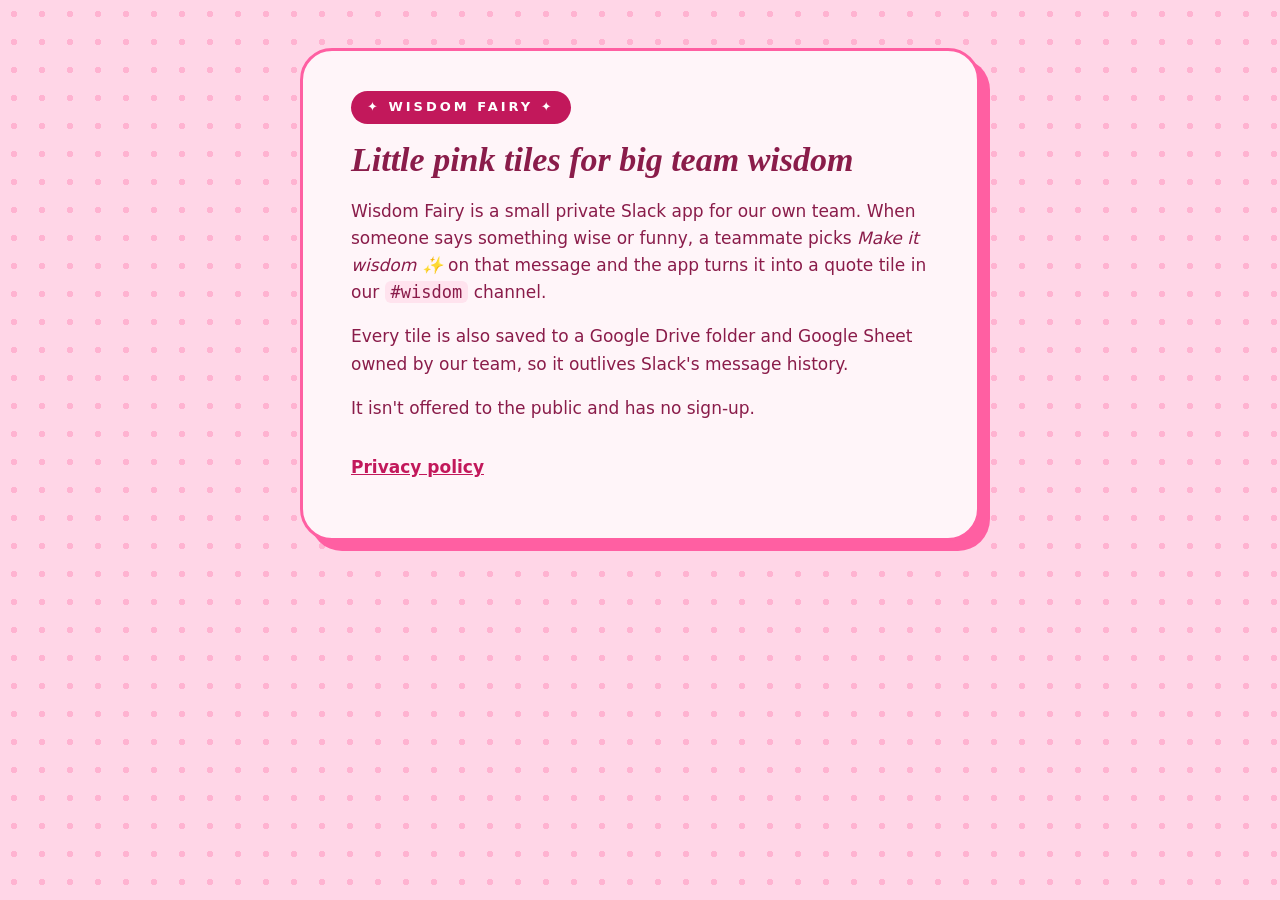
<file: index.html>
<!doctype html>
<html lang="en">
<head>
<meta charset="utf-8">
<meta name="viewport" content="width=device-width, initial-scale=1">
<title>Wisdom Fairy</title>
<link rel="stylesheet" href="style.css">
</head>
<body>
<main class="card">
  <p class="pill">✦ WISDOM FAIRY ✦</p>
  <h1>Little pink tiles for big team wisdom</h1>
  <p>Wisdom Fairy is a small private Slack app for our own team. When someone says something wise or funny,
     a teammate picks <em>Make it wisdom ✨</em> on that message and the app turns it into a quote tile in our
     <code>#wisdom</code> channel.</p>
  <p>Every tile is also saved to a Google Drive folder and Google Sheet owned by our team, so it outlives
     Slack's message history.</p>
  <p>It isn't offered to the public and has no sign-up.</p>
  <p class="links"><a href="privacy.html">Privacy policy</a></p>
</main>
</body>
</html>
</file>
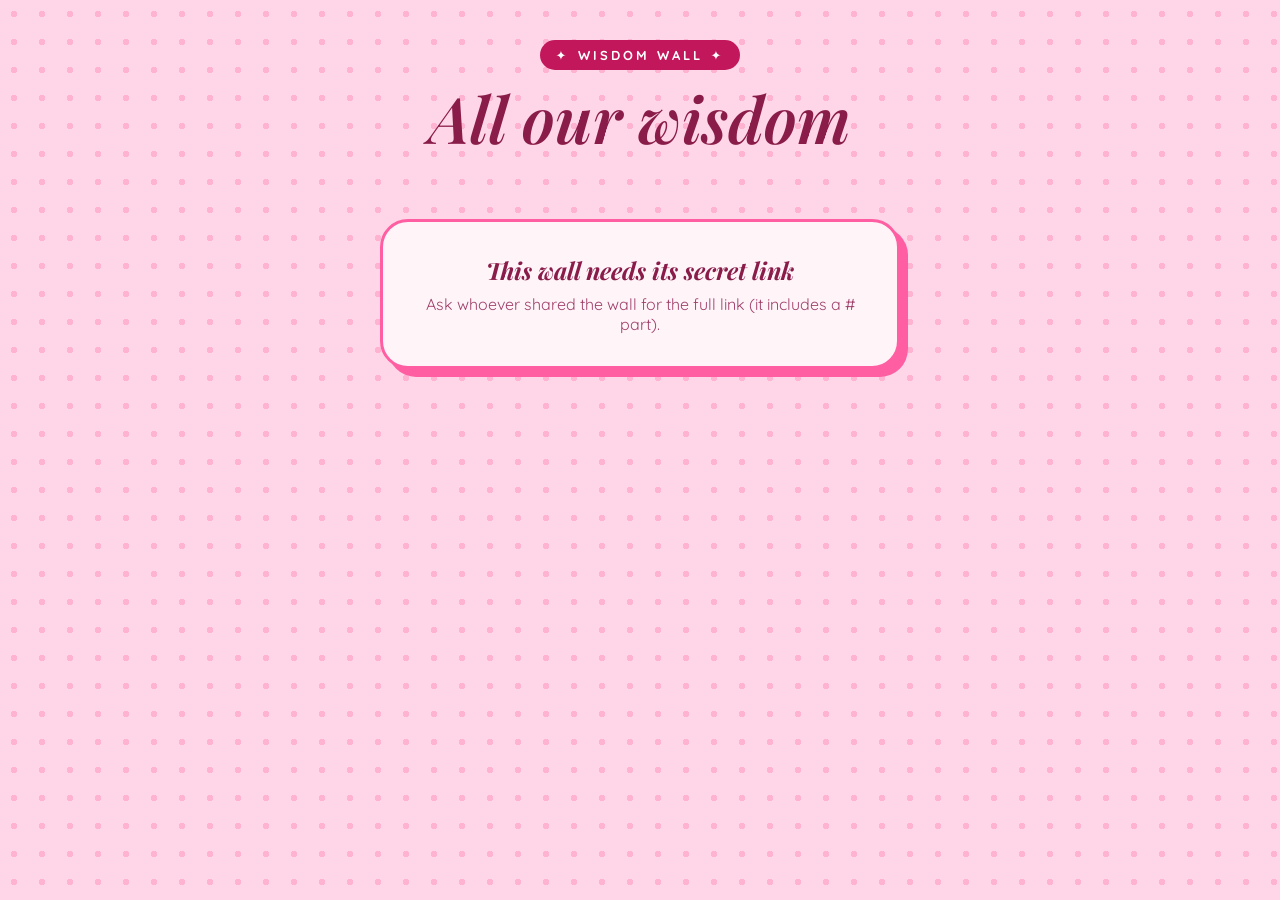
<file: wall/index.html>
<!doctype html>
<!--
  Wisdom Wall: every archived tile in a grid.
  Data comes from the "Wisdom Archive" Google Sheet (link-viewable), read as CSV in the browser.
  The sheet ID is NOT in this file: it goes in the link after the #, e.g.  .../wall/#<SHEET_ID>
  so the public repo never reveals where the quotes live. Deployed copy: wisdom-fairy-site/wall/index.html
-->
<html lang="en">
<head>
<meta charset="utf-8">
<meta name="viewport" content="width=device-width, initial-scale=1">
<meta name="robots" content="noindex, nofollow">
<meta name="referrer" content="no-referrer">
<title>Wisdom Wall</title>
<link rel="preconnect" href="https://fonts.googleapis.com">
<link href="https://fonts.googleapis.com/css2?family=Playfair+Display:ital,wght@1,600&family=Quicksand:wght@500;700&family=Pinyon+Script&display=swap" rel="stylesheet">
<style>
  :root { --ink: #8A1C4A; --accent: #FF5FA2; --pill: #C2185B; --card: #FFF5F9; --soft: #A0406A; }
  * { box-sizing: border-box; }
  [hidden] { display: none !important; }
  html, body { margin: 0; }
  body {
    min-height: 100vh; padding: 40px 16px 64px;
    font-family: Quicksand, system-ui, sans-serif; color: var(--ink);
    background-color: #FFD6E7;
    background-image: radial-gradient(#FFB3D1 3px, transparent 3.5px);
    background-size: 28px 28px;
  }
  .wrap { max-width: 1200px; margin: 0 auto; }
  header { text-align: center; margin-bottom: 28px; }
  .pill {
    display: inline-flex; align-items: center; gap: 8px; margin: 0;
    background: var(--pill); color: #fff; font-weight: 700; font-size: 13px; letter-spacing: 3px;
    padding: 7px 16px; border-radius: 999px;
  }
  h1 {
    margin: 14px 0 4px; font-family: 'Playfair Display', serif; font-style: italic; font-weight: 600;
    font-size: clamp(40px, 7vw, 64px); line-height: 1.05;
  }
  .count { margin: 0; color: var(--soft); font-weight: 700; letter-spacing: 1px; }

  .controls {
    display: flex; flex-wrap: wrap; gap: 10px; justify-content: center; align-items: center;
    margin: 0 auto 28px; max-width: 900px;
  }
  .search {
    flex: 1 1 260px; max-width: 360px; min-height: 44px; padding: 10px 18px;
    border: 2px solid var(--accent); border-radius: 999px; background: var(--card);
    font: inherit; color: var(--ink); outline: none;
  }
  .search:focus-visible { box-shadow: 0 0 0 3px #fff, 0 0 0 6px var(--pill); }
  .search::placeholder { color: var(--soft); opacity: .8; }
  .chips { display: flex; flex-wrap: wrap; gap: 8px; justify-content: center; }
  .chip {
    min-height: 40px; padding: 8px 16px; border-radius: 999px; cursor: pointer;
    border: 2px solid var(--accent); background: var(--card); color: var(--ink);
    font: inherit; font-weight: 700; font-size: 14px;
  }
  .chip[aria-pressed="true"] { background: var(--pill); border-color: var(--pill); color: #fff; }
  .chip:focus-visible { outline: 3px solid var(--ink); outline-offset: 2px; }

  .grid { display: grid; grid-template-columns: repeat(auto-fill, minmax(240px, 1fr)); gap: 24px; }
  .tile {
    display: block; width: 100%; padding: 0; border: 0; background: none; cursor: pointer;
    border-radius: 22px; overflow: hidden; aspect-ratio: 1;
    box-shadow: 6px 6px 0 var(--accent); transition: transform .15s ease, box-shadow .15s ease;
  }
  .tile:hover { transform: translate(-2px, -2px); box-shadow: 9px 9px 0 var(--accent); }
  .tile:focus-visible { outline: 3px solid var(--ink); outline-offset: 4px; }
  .tile { position: relative; }
  .badge {
    position: absolute; top: 10px; right: 10px; padding: 5px 11px; border-radius: 999px;
    background: var(--pill); color: #fff; font-weight: 700; font-size: 14px; box-shadow: 2px 2px 0 var(--ink);
  }
  .sort { display: flex; gap: 8px; justify-content: center; }
  .meta .score { font-weight: 700; color: var(--pill); }
  .tile img { display: block; width: 100%; height: 100%; object-fit: cover; background: var(--card); }

  .state {
    max-width: 520px; margin: 40px auto; padding: 32px; text-align: center;
    background: var(--card); border: 3px solid var(--accent); border-radius: 28px; box-shadow: 8px 8px 0 var(--accent);
  }
  .state h2 { margin: 0 0 8px; font-family: 'Playfair Display', serif; font-style: italic; }
  .state p { margin: 0; color: var(--soft); }

  dialog {
    width: min(560px, calc(100vw - 32px)); max-height: calc(100vh - 32px); padding: 0;
    border: 3px solid var(--accent); border-radius: 28px; background: var(--card); color: var(--ink);
    box-shadow: 10px 10px 0 var(--accent);
  }
  dialog::backdrop { background: rgba(138, 28, 74, .45); }
  dialog img { display: block; width: 100%; aspect-ratio: 1; object-fit: cover; }
  .meta { padding: 18px 22px 22px; display: flex; flex-direction: column; gap: 6px; }
  .meta .quote { margin: 0; font-family: 'Playfair Display', serif; font-style: italic; font-size: 20px; line-height: 1.35; }
  .meta .author { font-family: 'Pinyon Script', cursive; font-size: 30px; color: var(--pill); line-height: 1.1; }
  .meta .when { font-size: 13px; font-weight: 700; letter-spacing: 1.5px; color: var(--soft); text-transform: uppercase; }
  .meta .row { display: flex; flex-wrap: wrap; gap: 10px; margin-top: 10px; }
  .meta a, .close {
    display: inline-flex; align-items: center; min-height: 44px; padding: 8px 18px; border-radius: 999px;
    font: inherit; font-weight: 700; font-size: 14px; text-decoration: none; cursor: pointer;
  }
  .meta a { background: #fff; color: var(--pill); border: 2px solid var(--accent); }
  .close { margin-left: auto; background: var(--pill); color: #fff; border: 0; }
  .meta a:focus-visible, .close:focus-visible { outline: 3px solid var(--ink); outline-offset: 2px; }
  @media (prefers-reduced-motion: reduce) { .tile { transition: none; } .tile:hover { transform: none; } }
</style>
</head>
<body>
<div class="wrap">
  <header>
    <p class="pill"><span aria-hidden="true">✦</span> WISDOM WALL <span aria-hidden="true">✦</span></p>
    <h1>All our wisdom</h1>
    <p class="count" id="count" aria-live="polite"></p>
  </header>

  <div class="controls" id="controls" hidden>
    <label for="search" style="position:absolute;left:-9999px">Search quotes</label>
    <input class="search" id="search" type="search" placeholder="Search quotes…" autocomplete="off">
    <div class="chips" id="chips" role="group" aria-label="Filter by author"></div>
    <div class="sort" role="group" aria-label="Sort">
      <button class="chip" type="button" data-sort="new" aria-pressed="true">Newest</button>
      <button class="chip" type="button" data-sort="top" aria-pressed="false">⭐ Top rated</button>
    </div>
  </div>

  <main id="grid" class="grid" aria-label="Wisdom tiles"></main>
  <div id="state" class="state" hidden><h2></h2><p></p></div>
</div>

<dialog id="detail" aria-labelledby="d-quote">
  <img id="d-img" alt="">
  <div class="meta">
    <p class="quote" id="d-quote"></p>
    <div class="author" id="d-author"></div>
    <div class="when" id="d-when"></div>
    <div class="score" id="d-score"></div>
    <div class="row">
      <a id="d-full" target="_blank" rel="noopener">Full size</a>
      <a id="d-slack" target="_blank" rel="noopener">↗ Original (private)</a>
      <button class="close" id="d-close" type="button">Close</button>
    </div>
  </div>
</dialog>

<script>
(() => {
  const $ = (id) => document.getElementById(id);
  const sheetId = decodeURIComponent(location.hash.slice(1)).trim();
  const thumb = (id, w) => `https://drive.google.com/thumbnail?id=${encodeURIComponent(id)}&sz=w${w}`;
  let tiles = [], author = null, query = "", sortBy = "new";
  const avgText = (a) => (Math.round(a * 10) / 10).toString();

  function showState(title, text) {
    $("state").hidden = false;
    $("state").querySelector("h2").textContent = title;
    $("state").querySelector("p").textContent = text;
  }

  // Small RFC 4180 CSV parser (quoted fields, escaped quotes, newlines inside quotes).
  function parseCSV(text) {
    const rows = []; let row = [], field = "", inQ = false;
    for (let i = 0; i < text.length; i++) {
      const c = text[i];
      if (inQ) {
        if (c === '"' && text[i + 1] === '"') { field += '"'; i++; }
        else if (c === '"') inQ = false;
        else field += c;
      } else if (c === '"') inQ = true;
      else if (c === ",") { row.push(field); field = ""; }
      else if (c === "\n" || c === "\r") {
        if (c === "\r" && text[i + 1] === "\n") i++;
        row.push(field); rows.push(row); row = []; field = "";
      } else field += c;
    }
    if (field || row.length) { row.push(field); rows.push(row); }
    return rows;
  }

  function prettyWhen(s) {
    const m = /^(\d{4})-(\d{2})-(\d{2})[ T](\d{2}):(\d{2})/.exec(s || "");
    if (!m) return s || "";
    const months = ["Jan","Feb","Mar","Apr","May","Jun","Jul","Aug","Sep","Oct","Nov","Dec"];
    return `${+m[3]} ${months[+m[2] - 1]} ${m[1]} · ${m[4]}:${m[5]}`;
  }

  function render() {
    const q = query.toLowerCase();
    const shown = tiles.filter(t =>
      (!author || t.author === author) &&
      (!q || t.quote.toLowerCase().includes(q) || t.author.toLowerCase().includes(q)));
    if (sortBy === "top") shown.sort((a, b) => (b.avg ?? -1) - (a.avg ?? -1) || b.saidAt.localeCompare(a.saidAt));
    const grid = $("grid");
    grid.replaceChildren(...shown.map(t => {
      const b = document.createElement("button");
      b.className = "tile"; b.type = "button";
      b.setAttribute("aria-label", `“${t.quote}” by ${t.author}` + (t.avg != null ? `, scored ${avgText(t.avg)} out of 10` : ""));
      const img = document.createElement("img");
      img.src = thumb(t.fileId, 600); img.alt = ""; img.loading = "lazy"; img.referrerPolicy = "no-referrer";
      b.append(img);
      if (t.avg != null) {
        const badge = document.createElement("span");
        badge.className = "badge"; badge.setAttribute("aria-hidden", "true");
        badge.textContent = `★ ${avgText(t.avg)}`;
        b.append(badge);
      }
      b.addEventListener("click", () => open(t));
      return b;
    }));
    const n = tiles.length;
    $("count").textContent = shown.length === n
      ? `${n} ${n === 1 ? "tile" : "tiles"} of team brilliance`
      : `${shown.length} of ${n} tiles`;
    $("state").hidden = shown.length > 0 || n === 0;
    if (!shown.length && n) showState("Nothing here", "No tiles match that filter.");
  }

  function buildChips() {
    const counts = {};
    tiles.forEach(t => counts[t.author] = (counts[t.author] || 0) + 1);
    const names = Object.keys(counts).sort((a, b) => counts[b] - counts[a] || a.localeCompare(b));
    const make = (label, value) => {
      const b = document.createElement("button");
      b.className = "chip"; b.type = "button"; b.textContent = label;
      b.setAttribute("aria-pressed", String(author === value));
      b.addEventListener("click", () => {
        author = value;
        document.querySelectorAll(".chip").forEach(c => c.setAttribute("aria-pressed", String(c === b)));
        render();
      });
      return b;
    };
    $("chips").replaceChildren(make("Everyone", null), ...names.map(n => make(`${n} · ${counts[n]}`, n)));
  }

  function open(t) {
    $("d-img").src = thumb(t.fileId, 1080);
    $("d-img").alt = `Wisdom tile: “${t.quote}” by ${t.author}`;
    $("d-quote").textContent = `“${t.quote}”`;
    $("d-author").textContent = t.author;
    $("d-when").textContent = prettyWhen(t.saidAt);
    $("d-score").textContent = t.avg == null ? "Not scored yet"
      : `★ ${avgText(t.avg)}/10 · ` + t.votes.map(v => `${v.name} ${v.score}`).join(" · ");
    $("d-full").href = `https://drive.google.com/file/d/${encodeURIComponent(t.fileId)}/view`;
    $("d-slack").hidden = !t.slack;
    if (t.slack) $("d-slack").href = t.slack;
    $("detail").showModal();
  }
  $("d-close").addEventListener("click", () => $("detail").close());
  $("detail").addEventListener("click", (e) => { if (e.target === $("detail")) $("detail").close(); });
  $("search").addEventListener("input", (e) => { query = e.target.value.trim(); render(); });
  document.querySelectorAll("[data-sort]").forEach(b => b.addEventListener("click", () => {
    sortBy = b.dataset.sort;
    document.querySelectorAll("[data-sort]").forEach(x => x.setAttribute("aria-pressed", String(x === b)));
    render();
  }));

  // Scores live in the "Scores" tab: one row per person per tile (0–10). Missing tab = no scores yet.
  async function loadScores() {
    try {
      const res = await fetch(`https://docs.google.com/spreadsheets/d/${sheetId}/gviz/tq?tqx=out:csv&sheet=Scores`,
                              { cache: "no-store", referrerPolicy: "no-referrer" });
      if (!res.ok) return {};
      const rows = parseCSV(await res.text());
      const head = (rows.shift() || []).map(h => h.trim());
      const [f, n, sc] = ["Drive file ID", "Name", "Score"].map(h => head.indexOf(h));
      if (f < 0 || sc < 0) return {};  // gviz falls back to the first tab when "Scores" doesn't exist
      const by = {};
      rows.forEach(r => {
        const v = Number(r[sc]);
        if (!r[f] || r[sc] === "" || !(v >= 0 && v <= 10)) return;
        (by[r[f].trim()] ||= []).push({ name: (r[n] || "Someone").trim(), score: v });
      });
      return by;
    } catch { return {}; }
  }

  // No duplicates: same Slack message, or same words by the same person (ignoring case,
  // punctuation, spacing and emoji). The first one shared wins. Mirrors quote_key() in storage.py.
  const norm = (s) => s.normalize("NFKC").toLowerCase().replace(/[^\p{L}\p{N}]+/gu, " ").trim();
  const seen = new Set();
  function isFirstOfItsKind(t) {
    const keys = [`${norm(t.author)}|${norm(t.quote)}`].concat(t.slack ? [t.slack] : []);
    if (keys.some(k => seen.has(k))) return false;
    keys.forEach(k => seen.add(k));
    return true;
  }

  async function load() {
    if (!/^[A-Za-z0-9_-]{20,}$/.test(sheetId)) {
      showState("This wall needs its secret link", "Ask whoever shared the wall for the full link (it includes a # part).");
      return;
    }
    try {
      const url = `https://docs.google.com/spreadsheets/d/${sheetId}/gviz/tq?tqx=out:csv&sheet=Tiles`;
      const res = await fetch(url, { cache: "no-store", referrerPolicy: "no-referrer" });
      if (!res.ok) throw new Error(res.status);
      const [csv, scores] = await Promise.all([res.text(), loadScores()]);
      const rows = parseCSV(csv);
      const head = rows.shift().map(h => h.trim());
      const col = (name) => head.indexOf(name);
      const ix = { quote: col("Quote"), author: col("Author"), saidAt: col("Said at"), slack: col("Slack link"), fileId: col("Drive file ID") };
      if (ix.quote < 0 || ix.fileId < 0) throw new Error("unexpected sheet layout");
      tiles = rows
        .map(r => ({ quote: r[ix.quote] || "", author: r[ix.author] || "Someone", saidAt: r[ix.saidAt] || "",
                     slack: (r[ix.slack] || "").startsWith("https://") ? r[ix.slack] : "", fileId: (r[ix.fileId] || "").trim() }))
        .filter(t => t.fileId && t.quote)
        .filter(isFirstOfItsKind)
        .map(t => {
          const votes = (scores[t.fileId] || []).sort((a, b) => a.name.localeCompare(b.name));
          return { ...t, votes, avg: votes.length ? votes.reduce((s, v) => s + v.score, 0) / votes.length : null };
        })
        .sort((a, b) => b.saidAt.localeCompare(a.saidAt));
      if (!tiles.length) { $("count").textContent = ""; showState("No wisdom yet", "Share a message with Make it wisdom ✨ and it shows up here."); return; }
      $("controls").hidden = false;
      buildChips(); render();
    } catch (e) {
      showState("Couldn't load the wall", "Check the link, or try again in a moment.");
    }
  }
  load();
  window.addEventListener("hashchange", () => location.reload());
})();
</script>
</body>
</html>
</file>
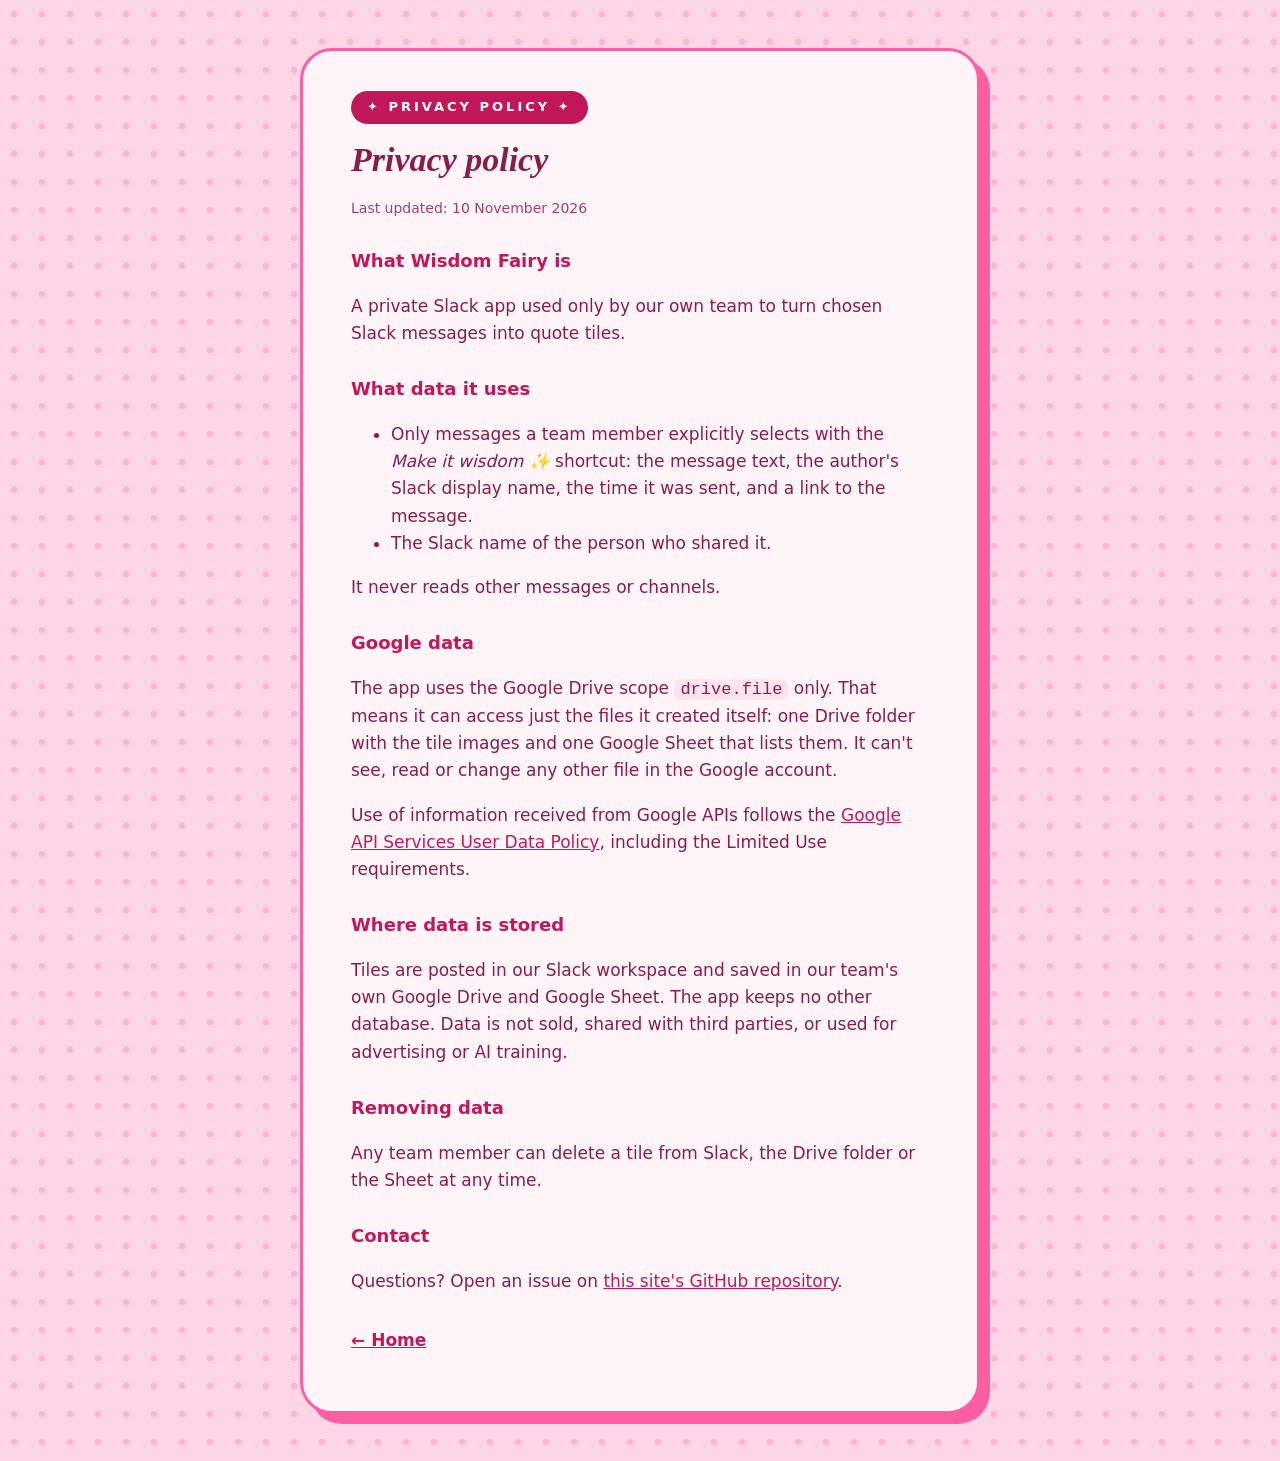
<file: privacy.html>
<!doctype html>
<html lang="en">
<head>
<meta charset="utf-8">
<meta name="viewport" content="width=device-width, initial-scale=1">
<title>Wisdom Fairy privacy policy</title>
<link rel="stylesheet" href="style.css">
</head>
<body>
<main class="card">
  <p class="pill">✦ PRIVACY POLICY ✦</p>
  <h1>Privacy policy</h1>
  <p class="muted">Last updated: 10 November 2026</p>

  <h2>What Wisdom Fairy is</h2>
  <p>A private Slack app used only by our own team to turn chosen Slack messages into quote tiles.</p>

  <h2>What data it uses</h2>
  <ul>
    <li>Only messages a team member explicitly selects with the <em>Make it wisdom ✨</em> shortcut:
        the message text, the author's Slack display name, the time it was sent, and a link to the message.</li>
    <li>The Slack name of the person who shared it.</li>
  </ul>
  <p>It never reads other messages or channels.</p>

  <h2>Google data</h2>
  <p>The app uses the Google Drive scope <code>drive.file</code> only. That means it can access just the files it
     created itself: one Drive folder with the tile images and one Google Sheet that lists them. It can't see,
     read or change any other file in the Google account.</p>
  <p>Use of information received from Google APIs follows the
     <a href="https://developers.google.com/terms/api-services-user-data-policy">Google API Services User Data Policy</a>,
     including the Limited Use requirements.</p>

  <h2>Where data is stored</h2>
  <p>Tiles are posted in our Slack workspace and saved in our team's own Google Drive and Google Sheet.
     The app keeps no other database. Data is not sold, shared with third parties, or used for advertising
     or AI training.</p>

  <h2>Removing data</h2>
  <p>Any team member can delete a tile from Slack, the Drive folder or the Sheet at any time.</p>

  <h2>Contact</h2>
  <p>Questions? Open an issue on
     <a href="https://github.com/olivierlattrez/wisdom-fairy-site/issues">this site's GitHub repository</a>.</p>

  <p class="links"><a href="./">← Home</a></p>
</main>
</body>
</html>
</file>
<file: style.css>
:root { --ink: #8A1C4A; --accent: #FF5FA2; --pill: #C2185B; --card: #FFF5F9; }
* { box-sizing: border-box; }
body {
  margin: 0; min-height: 100vh; padding: 48px 16px;
  font: 17px/1.6 system-ui, -apple-system, "Segoe UI", sans-serif; color: var(--ink);
  background-color: #FFD6E7;
  background-image: radial-gradient(#FFB3D1 3px, transparent 3.5px);
  background-size: 28px 28px;
}
.card {
  max-width: 680px; margin: 0 auto; padding: 40px clamp(20px, 5vw, 48px);
  background: var(--card); border: 3px solid var(--accent); border-radius: 32px;
  box-shadow: 10px 10px 0 var(--accent);
}
.pill {
  display: inline-block; margin: 0 0 8px; padding: 6px 16px; border-radius: 999px;
  background: var(--pill); color: #fff; font-weight: 700; font-size: 13px; letter-spacing: 3px;
}
h1 { font-family: Georgia, serif; font-style: italic; line-height: 1.2; margin: 8px 0 16px; }
h2 { font-size: 18px; margin: 28px 0 4px; color: var(--pill); }
a { color: var(--pill); } a:hover { color: var(--ink); }
code { background: #FFE3EE; padding: 1px 6px; border-radius: 6px; }
.muted { color: #A0406A; font-size: 14px; }
.links { margin-top: 32px; font-weight: 600; }
</file>
